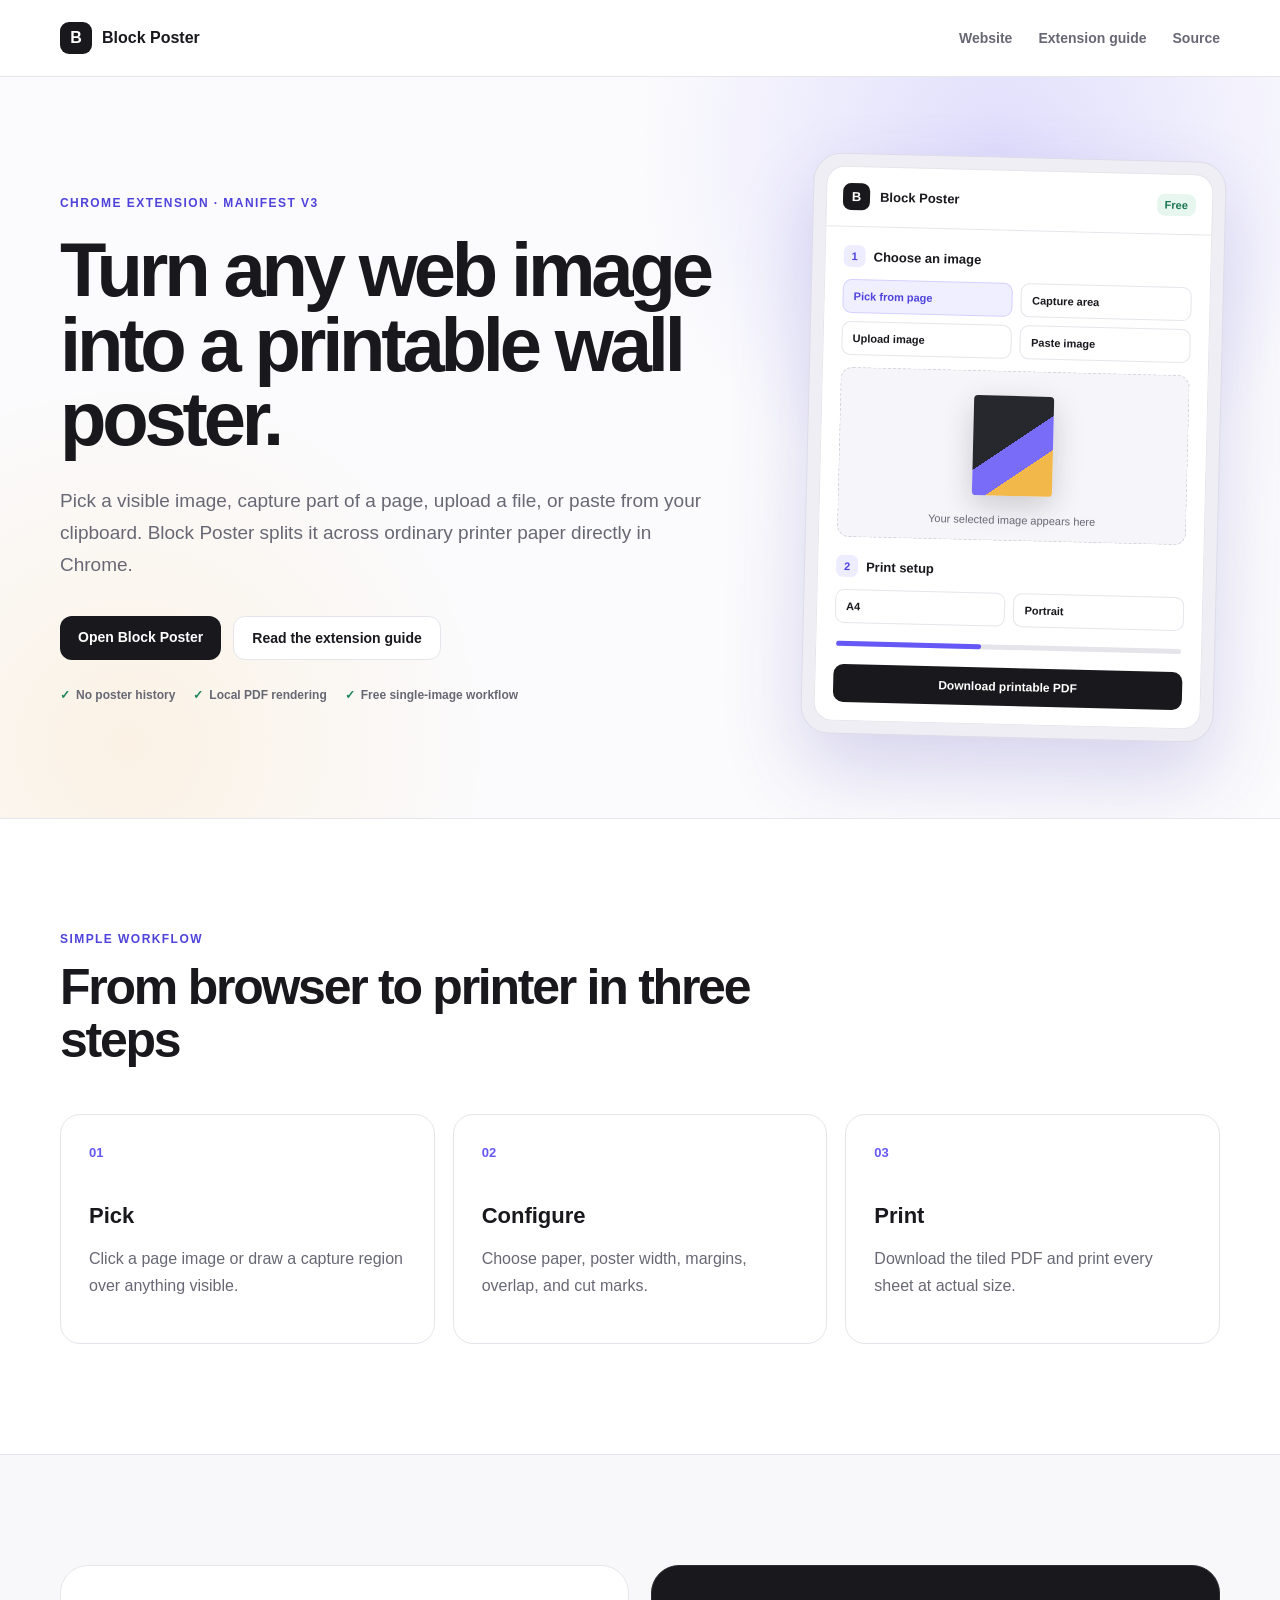
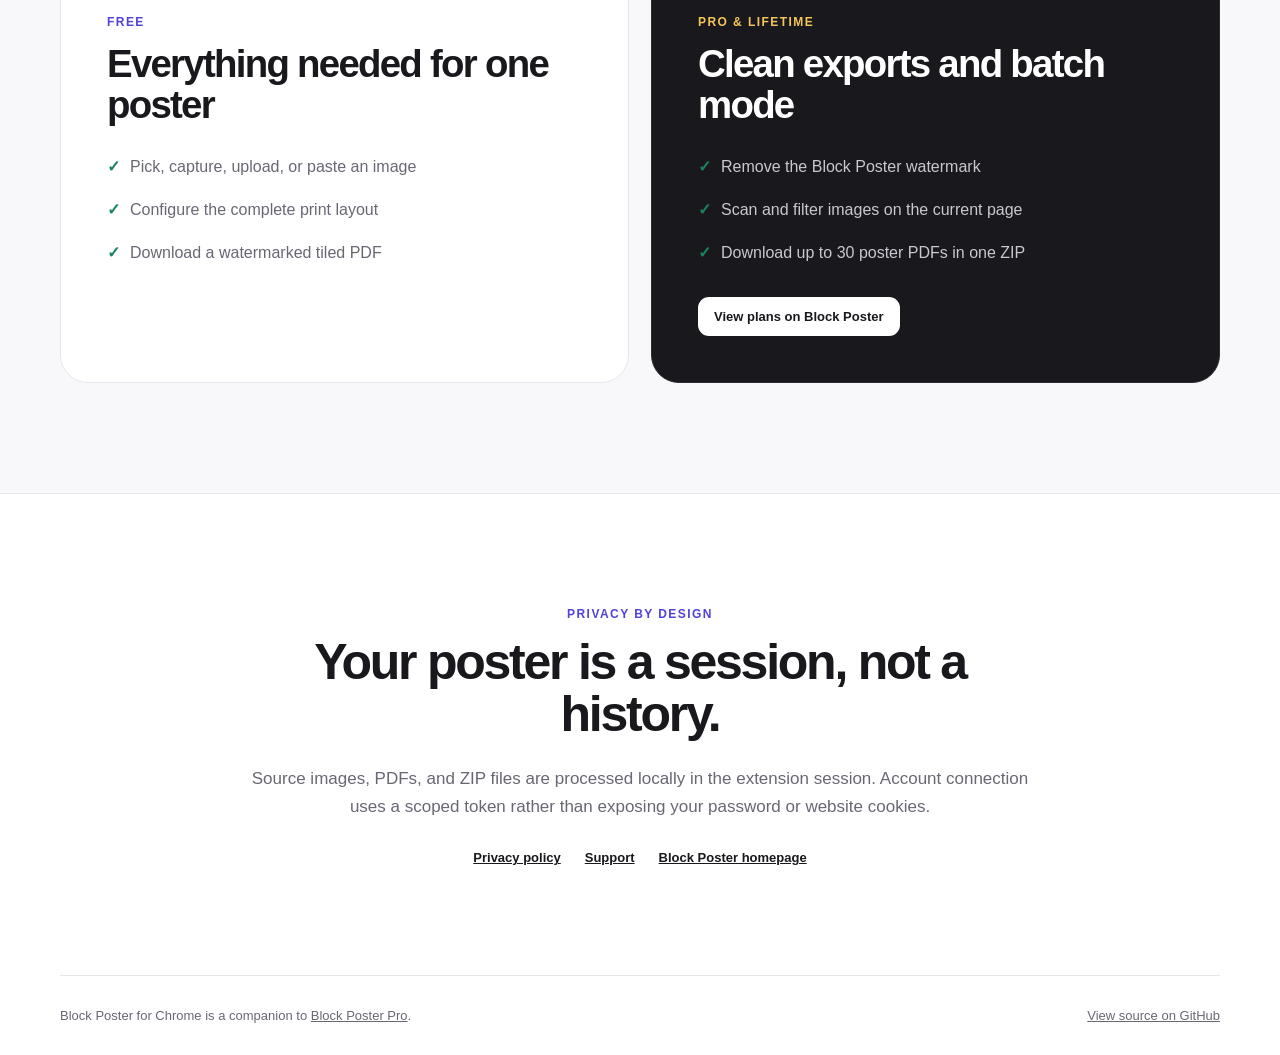
<file: docs/index.html>
<!doctype html>
<html lang="en">
  <head>
    <meta charset="UTF-8" />
    <meta name="viewport" content="width=device-width, initial-scale=1" />
    <title>Block Poster for Chrome</title>
    <meta
      name="description"
      content="Pick an image or capture part of a web page, then turn it into a printable tiled poster PDF with Block Poster for Chrome."
    />
    <meta name="theme-color" content="#17171c" />
    <meta property="og:title" content="Block Poster for Chrome" />
    <meta
      property="og:description"
      content="Turn images from any web page into printable tiled poster PDFs."
    />
    <meta property="og:type" content="website" />
    <meta
      property="og:url"
      content="https://felixliu0806.github.io/block-poster-chrome-extension/"
    />
    <link rel="icon" href="https://blockposter.pro/favicon.svg" />
    <link rel="stylesheet" href="./styles.css" />
  </head>
  <body>
    <header class="site-header">
      <a class="brand" href="https://blockposter.pro/" rel="home">
        <span class="brand-mark">B</span>
        <span>Block Poster</span>
      </a>
      <nav aria-label="Main navigation">
        <a href="https://blockposter.pro/">Website</a>
        <a href="https://blockposter.pro/block-poster-chrome-extension"
          >Extension guide</a
        >
        <a href="https://github.com/felixliu0806/block-poster-chrome-extension"
          >Source</a
        >
      </nav>
    </header>

    <main>
      <section class="hero">
        <div class="hero-copy">
          <span class="eyebrow">Chrome extension · Manifest V3</span>
          <h1>Turn any web image into a printable wall poster.</h1>
          <p>
            Pick a visible image, capture part of a page, upload a file, or
            paste from your clipboard. Block Poster splits it across ordinary
            printer paper directly in Chrome.
          </p>
          <div class="hero-actions">
            <a class="button primary" href="https://blockposter.pro/"
              >Open Block Poster</a
            >
            <a
              class="button secondary"
              href="https://blockposter.pro/block-poster-chrome-extension"
              >Read the extension guide</a
            >
          </div>
          <div class="trust-row">
            <span>No poster history</span>
            <span>Local PDF rendering</span>
            <span>Free single-image workflow</span>
          </div>
        </div>

        <div class="panel-shell" aria-label="Block Poster side panel preview">
          <div class="panel-top">
            <span class="mini-brand"><b>B</b> Block Poster</span>
            <span class="plan">Free</span>
          </div>
          <div class="panel-content">
            <div class="panel-heading"><b>1</b> Choose an image</div>
            <div class="action-grid">
              <span class="active">Pick from page</span>
              <span>Capture area</span>
              <span>Upload image</span>
              <span>Paste image</span>
            </div>
            <div class="preview">
              <div class="poster-shape"></div>
              <p>Your selected image appears here</p>
            </div>
            <div class="panel-heading"><b>2</b> Print setup</div>
            <div class="settings-row"><span>A4</span><span>Portrait</span></div>
            <div class="range"><i></i></div>
            <div class="download">Download printable PDF</div>
          </div>
        </div>
      </section>

      <section class="workflow" aria-labelledby="workflow-title">
        <span class="section-label">Simple workflow</span>
        <h2 id="workflow-title">From browser to printer in three steps</h2>
        <div class="cards">
          <article>
            <span>01</span>
            <h3>Pick</h3>
            <p>Click a page image or draw a capture region over anything visible.</p>
          </article>
          <article>
            <span>02</span>
            <h3>Configure</h3>
            <p>Choose paper, poster width, margins, overlap, and cut marks.</p>
          </article>
          <article>
            <span>03</span>
            <h3>Print</h3>
            <p>Download the tiled PDF and print every sheet at actual size.</p>
          </article>
        </div>
      </section>

      <section class="plans" aria-labelledby="plans-title">
        <div>
          <span class="section-label">Free</span>
          <h2 id="plans-title">Everything needed for one poster</h2>
          <ul>
            <li>Pick, capture, upload, or paste an image</li>
            <li>Configure the complete print layout</li>
            <li>Download a watermarked tiled PDF</li>
          </ul>
        </div>
        <div class="pro-card">
          <span class="section-label gold">Pro & Lifetime</span>
          <h2>Clean exports and batch mode</h2>
          <ul>
            <li>Remove the Block Poster watermark</li>
            <li>Scan and filter images on the current page</li>
            <li>Download up to 30 poster PDFs in one ZIP</li>
          </ul>
          <a href="https://blockposter.pro/pricing">View plans on Block Poster</a>
        </div>
      </section>

      <section class="privacy">
        <span class="section-label">Privacy by design</span>
        <h2>Your poster is a session, not a history.</h2>
        <p>
          Source images, PDFs, and ZIP files are processed locally in the
          extension session. Account connection uses a scoped token rather than
          exposing your password or website cookies.
        </p>
        <div>
          <a href="https://blockposter.pro/privacy-policy">Privacy policy</a>
          <a href="https://blockposter.pro/support">Support</a>
          <a href="https://blockposter.pro/">Block Poster homepage</a>
        </div>
      </section>
    </main>

    <footer>
      <p>
        Block Poster for Chrome is a companion to
        <a href="https://blockposter.pro/">Block Poster Pro</a>.
      </p>
      <a href="https://github.com/felixliu0806/block-poster-chrome-extension"
        >View source on GitHub</a
      >
    </footer>
  </body>
</html>
</file>
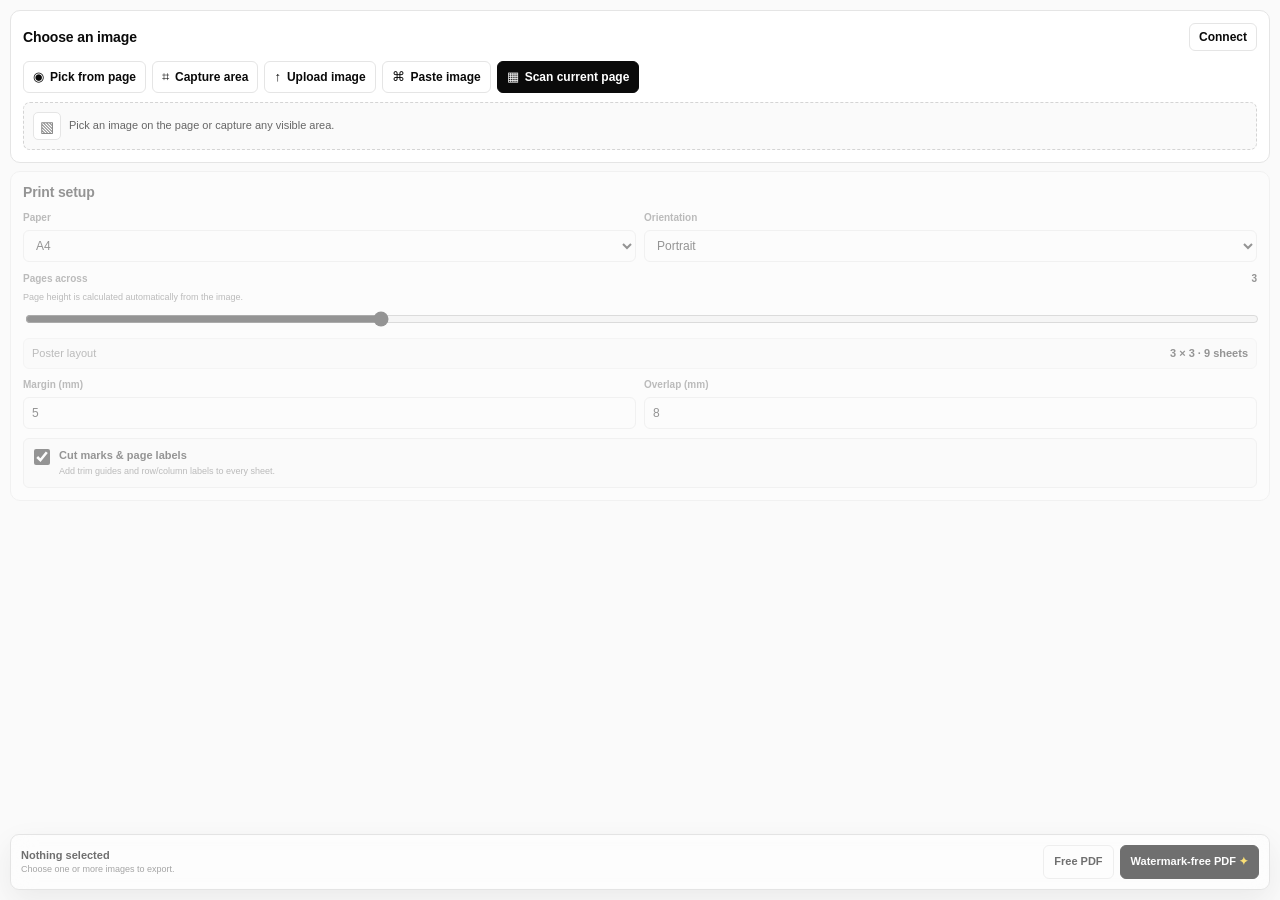
<file: sidepanel.html>
<!doctype html>
<html lang="en">
  <head>
    <meta charset="UTF-8" />
    <meta name="viewport" content="width=device-width, initial-scale=1" />
    <title>Block Poster</title>
    <link rel="stylesheet" href="sidepanel.css" />
  </head>
  <body>
    <main>
      <section id="sourceSection" class="section">
        <div class="section-heading">
          <div class="section-title">
            <h1>Choose an image</h1>
          </div>
          <div class="account-area">
            <button id="accountButton" class="account-button" type="button">
              Connect
            </button>
            <div id="accountMenu" class="account-menu hidden">
              <button id="refreshAccountButton" type="button">
                Refresh membership
              </button>
              <button id="disconnectButton" class="danger" type="button">
                Disconnect account
              </button>
            </div>
          </div>
        </div>
        <div class="action-grid">
          <button
            id="pickImageButton"
            class="source-button"
            type="button"
          >
            <span>◉</span>Pick from page
          </button>
          <button id="captureButton" class="source-button" type="button">
            <span>⌗</span>Capture area
          </button>
          <button id="uploadButton" class="source-button" type="button">
            <span>↑</span>Upload image
          </button>
          <button id="pasteButton" class="source-button" type="button">
            <span>⌘</span>Paste image
          </button>
          <button
            id="scanButton"
            class="source-button scan-source-button primary"
            type="button"
          >
            <span>▦</span>Scan current page
          </button>
        </div>
        <input
          id="fileInput"
          type="file"
          accept="image/png,image/jpeg,image/webp,image/gif"
          hidden
        />

        <div id="emptyState" class="empty-state">
          <div class="empty-icon">▧</div>
          <p>Pick an image on the page or capture any visible area.</p>
        </div>
        <div id="previewCard" class="preview-card hidden">
          <img id="sourcePreview" alt="Selected poster source" />
          <div class="preview-meta">
            <div>
              <strong id="sourceName">Selected image</strong
              ><span id="sourceSize"></span>
            </div>
            <button id="clearButton" type="button" aria-label="Remove image">
              ×
            </button>
          </div>
        </div>
        <div id="scanResults" class="scan-results hidden"></div>
      </section>

      <section id="settingsSection" class="section disabled-section">
        <div class="section-heading">
          <div class="section-title">
            <h2>Print setup</h2>
          </div>
        </div>
        <div class="field-row">
          <label
            >Paper<select id="paperSelect">
              <option value="a4">A4</option>
              <option value="letter">US Letter</option>
              <option value="a3">A3</option>
              <option value="legal">Legal</option>
              <option value="tabloid">Tabloid</option>
              <option value="a2">A2</option>
            </select></label
          >
          <label
            >Orientation<select id="orientationSelect">
              <option value="portrait">Portrait</option>
              <option value="landscape">Landscape</option>
            </select></label
          >
        </div>
        <label class="range-label">
          <span>Pages across <strong id="pagesWideValue">3</strong></span>
          <small>Page height is calculated automatically from the image.</small>
          <input id="pagesWideInput" type="range" min="1" max="8" value="3" />
        </label>
        <div class="summary">
          <span>Poster layout</span
          ><strong id="layoutSummary">3 × 3 · 9 sheets</strong>
        </div>
        <div class="field-row compact">
          <label
            >Margin (mm)<input
              id="marginInput"
              type="number"
              min="0"
              max="30"
              value="5"
          /></label>
          <label
            >Overlap (mm)<input
              id="overlapInput"
              type="number"
              min="0"
              max="30"
              value="8"
          /></label>
        </div>
        <label class="check-row">
          <input id="cutMarksInput" type="checkbox" checked />
          <span>
            <strong>Cut marks &amp; page labels</strong>
            <small>Add trim guides and row/column labels to every sheet.</small>
          </span>
        </label>
      </section>

    </main>

    <footer id="actionBar" class="action-bar disabled-action-bar">
      <div class="action-bar-copy">
        <strong id="actionBarTitle">Nothing selected</strong>
        <span id="actionBarNote">Choose one or more images to export.</span>
      </div>
      <div class="action-bar-buttons">
        <button id="freeExportButton" class="free-action" type="button">
          Free PDF
        </button>
        <button id="cleanExportButton" class="clean-action" type="button">
          Watermark-free PDF <span>✦</span>
        </button>
      </div>
    </footer>

    <div id="paywallDialog" class="paywall-backdrop hidden">
      <section class="paywall-card" role="dialog" aria-modal="true">
        <button
          id="paywallCloseButton"
          class="paywall-close"
          type="button"
          aria-label="Close"
        >
          ×
        </button>
        <span class="paywall-kicker">Block Poster Pro</span>
        <h2 id="paywallTitle">Remove watermarks</h2>
        <p id="paywallCopy"></p>
        <div class="paywall-actions">
          <button id="paywallSecondaryButton" type="button">
            View pricing
          </button>
          <button id="paywallPrimaryButton" type="button">
            Connect account
          </button>
        </div>
      </section>
    </div>

    <div id="toast" class="toast hidden" role="status"></div>
    <script src="sidepanel.js"></script>
  </body>
</html>
</file>
<file: docs/styles.css>
:root {
  --ink: #18181d;
  --muted: #686875;
  --line: #e5e5eb;
  --paper: #ffffff;
  --soft: #f6f5fa;
  --violet: #6658f6;
  --violet-dark: #4f43dc;
  color-scheme: light;
  font-family:
    Inter, ui-sans-serif, -apple-system, BlinkMacSystemFont, "Segoe UI",
    sans-serif;
}

* {
  box-sizing: border-box;
}

html {
  scroll-behavior: smooth;
}

body {
  margin: 0;
  background: var(--paper);
  color: var(--ink);
}

a {
  color: inherit;
}

.site-header {
  display: flex;
  align-items: center;
  justify-content: space-between;
  width: min(1160px, calc(100% - 40px));
  height: 76px;
  margin: auto;
}

.brand,
.mini-brand {
  display: flex;
  align-items: center;
  gap: 10px;
  font-weight: 800;
  text-decoration: none;
}

.brand-mark,
.mini-brand b {
  display: grid;
  place-items: center;
  width: 32px;
  height: 32px;
  border-radius: 9px;
  background: var(--ink);
  color: #fff;
}

nav {
  display: flex;
  gap: 26px;
  color: var(--muted);
  font-size: 14px;
  font-weight: 650;
}

nav a {
  text-decoration: none;
}

nav a:hover,
footer a:hover,
.privacy a:hover {
  color: var(--violet-dark);
}

.hero {
  display: grid;
  grid-template-columns: minmax(0, 1.05fr) minmax(340px, 0.65fr);
  align-items: center;
  gap: 80px;
  min-height: 700px;
  padding: 80px max(20px, calc((100vw - 1160px) / 2));
  overflow: hidden;
  border-block: 1px solid var(--line);
  background:
    radial-gradient(circle at 78% 10%, rgba(102, 88, 246, 0.18), transparent 30%),
    radial-gradient(circle at 10% 90%, rgba(245, 158, 11, 0.1), transparent 28%),
    #fbfbfd;
}

.eyebrow,
.section-label {
  display: inline-block;
  color: var(--violet-dark);
  font-size: 12px;
  font-weight: 850;
  letter-spacing: 0.12em;
  text-transform: uppercase;
}

h1 {
  max-width: 760px;
  margin: 22px 0 0;
  font-size: clamp(44px, 6vw, 76px);
  line-height: 0.98;
  letter-spacing: -0.055em;
}

.hero-copy > p {
  max-width: 670px;
  margin: 28px 0 0;
  color: var(--muted);
  font-size: 19px;
  line-height: 1.7;
}

.hero-actions {
  display: flex;
  flex-wrap: wrap;
  gap: 12px;
  margin-top: 34px;
}

.button {
  padding: 13px 18px;
  border-radius: 12px;
  font-size: 14px;
  font-weight: 800;
  text-decoration: none;
}

.button.primary {
  background: var(--ink);
  color: #fff;
}

.button.secondary {
  border: 1px solid var(--line);
  background: #fff;
}

.trust-row {
  display: flex;
  flex-wrap: wrap;
  gap: 18px;
  margin-top: 28px;
  color: var(--muted);
  font-size: 12px;
  font-weight: 700;
}

.trust-row span::before {
  content: "✓";
  margin-right: 6px;
  color: #18845c;
}

.panel-shell {
  padding: 12px;
  border: 1px solid #dedce9;
  border-radius: 28px;
  background: #eeeef4;
  box-shadow: 0 36px 80px rgba(72, 57, 174, 0.2);
  transform: rotate(1.4deg);
}

.panel-shell > div {
  background: #fff;
}

.panel-top {
  display: flex;
  align-items: center;
  justify-content: space-between;
  padding: 16px;
  border: 1px solid var(--line);
  border-radius: 18px 18px 0 0;
}

.mini-brand {
  font-size: 13px;
}

.mini-brand b {
  width: 27px;
  height: 27px;
  border-radius: 8px;
}

.plan {
  padding: 5px 8px;
  border-radius: 8px;
  background: #e7f7ef;
  color: #197652;
  font-size: 11px;
  font-weight: 800;
}

.panel-content {
  padding: 18px;
  border: 1px solid var(--line);
  border-top: 0;
  border-radius: 0 0 18px 18px;
}

.panel-heading {
  display: flex;
  align-items: center;
  gap: 8px;
  margin-bottom: 12px;
  font-size: 13px;
  font-weight: 800;
}

.panel-heading b {
  display: grid;
  place-items: center;
  width: 22px;
  height: 22px;
  border-radius: 7px;
  background: #eeecff;
  color: var(--violet-dark);
  font-size: 11px;
}

.action-grid,
.settings-row {
  display: grid;
  grid-template-columns: 1fr 1fr;
  gap: 8px;
}

.action-grid span,
.settings-row span {
  padding: 10px;
  border: 1px solid var(--line);
  border-radius: 9px;
  font-size: 11px;
  font-weight: 700;
}

.action-grid span.active {
  border-color: #d4d0ff;
  background: #f0efff;
  color: var(--violet-dark);
}

.preview {
  display: grid;
  place-items: center;
  min-height: 170px;
  margin: 12px 0 18px;
  border: 1px dashed #d4d4dc;
  border-radius: 12px;
  background: var(--soft);
  color: var(--muted);
  font-size: 11px;
  text-align: center;
}

.poster-shape {
  width: 80px;
  height: 100px;
  margin-top: 20px;
  border-radius: 4px;
  background: linear-gradient(145deg, #27272e 0 48%, #786cf9 48% 70%, #f2b94a 70%);
  box-shadow: 0 10px 30px rgba(33, 33, 40, 0.2);
}

.range {
  height: 5px;
  margin: 18px 2px;
  border-radius: 5px;
  background: #e5e4ea;
}

.range i {
  display: block;
  width: 42%;
  height: 100%;
  border-radius: inherit;
  background: var(--violet);
}

.download {
  padding: 12px;
  border-radius: 10px;
  background: var(--ink);
  color: #fff;
  font-size: 12px;
  font-weight: 800;
  text-align: center;
}

.workflow,
.plans,
.privacy {
  width: min(1160px, calc(100% - 40px));
  margin: auto;
  padding: 110px 0;
}

h2 {
  max-width: 720px;
  margin: 14px 0 0;
  font-size: clamp(32px, 4vw, 50px);
  line-height: 1.05;
  letter-spacing: -0.045em;
}

.cards {
  display: grid;
  grid-template-columns: repeat(3, 1fr);
  gap: 18px;
  margin-top: 48px;
}

.cards article {
  padding: 28px;
  border: 1px solid var(--line);
  border-radius: 20px;
}

.cards article > span {
  color: var(--violet);
  font-size: 13px;
  font-weight: 900;
}

.cards h3 {
  margin: 42px 0 8px;
  font-size: 22px;
}

.cards p,
.plans li,
.privacy p {
  color: var(--muted);
  line-height: 1.7;
}

.plans {
  display: grid;
  grid-template-columns: 1fr 1fr;
  gap: 22px;
  width: 100%;
  max-width: none;
  padding-inline: max(20px, calc((100vw - 1160px) / 2));
  border-block: 1px solid var(--line);
  background: #f8f8fb;
}

.plans > div {
  padding: 46px;
  border: 1px solid var(--line);
  border-radius: 28px;
  background: #fff;
}

.plans h2 {
  font-size: clamp(28px, 3vw, 40px);
}

.plans ul {
  display: grid;
  gap: 16px;
  margin: 28px 0 0;
  padding: 0;
  list-style: none;
}

.plans li::before {
  content: "✓";
  margin-right: 10px;
  color: #18845c;
  font-weight: 900;
}

.plans .pro-card {
  border-color: #2c2c34;
  background: var(--ink);
  color: #fff;
}

.gold {
  color: #f5c558;
}

.pro-card li {
  color: #c8c8d0;
}

.pro-card a {
  display: inline-block;
  margin-top: 30px;
  padding: 12px 16px;
  border-radius: 11px;
  background: #fff;
  color: var(--ink);
  font-size: 13px;
  font-weight: 850;
  text-decoration: none;
}

.privacy {
  max-width: 800px;
  text-align: center;
}

.privacy h2 {
  margin-inline: auto;
}

.privacy p {
  margin: 24px 0 0;
  font-size: 17px;
}

.privacy div {
  display: flex;
  justify-content: center;
  gap: 24px;
  margin-top: 28px;
  font-size: 13px;
  font-weight: 750;
}

footer {
  display: flex;
  justify-content: space-between;
  gap: 30px;
  width: min(1160px, calc(100% - 40px));
  margin: auto;
  padding: 32px 0;
  border-top: 1px solid var(--line);
  color: var(--muted);
  font-size: 13px;
}

footer p {
  margin: 0;
}

@media (max-width: 820px) {
  nav a:not(:first-child) {
    display: none;
  }

  .hero {
    grid-template-columns: 1fr;
    gap: 54px;
    padding-block: 70px;
  }

  .panel-shell {
    width: min(430px, 100%);
    margin: auto;
    transform: none;
  }

  .cards,
  .plans {
    grid-template-columns: 1fr;
  }

  .workflow,
  .plans,
  .privacy {
    padding-block: 72px;
  }

  .plans > div {
    padding: 30px;
  }
}

@media (max-width: 520px) {
  h1 {
    font-size: 43px;
  }

  .site-header {
    height: 64px;
  }

  .brand {
    font-size: 14px;
  }

  .hero-actions,
  .button {
    width: 100%;
  }

  .button {
    text-align: center;
  }

  .trust-row {
    flex-direction: column;
    gap: 8px;
  }

  .privacy div,
  footer {
    flex-direction: column;
    align-items: center;
    text-align: center;
  }
}
</file>
<file: sidepanel.css>
:root {
  color-scheme: light;
  --ink: #0a0a0a;
  --muted: #666;
  --line: #e5e5e5;
  --paper: #fff;
  --soft: #fafafa;
  --accent: #0a0a0a;
}

* {
  box-sizing: border-box;
}

body {
  margin: 0;
  background: #fafafa;
  color: var(--ink);
  font:
    13px/1.4 Inter,
    ui-sans-serif,
    -apple-system,
    BlinkMacSystemFont,
    "Segoe UI",
    sans-serif;
}

button,
select,
input {
  font: inherit;
}

main {
  padding: 10px 10px 108px;
}

.section {
  margin-bottom: 8px;
  padding: 12px;
  border: 1px solid var(--line);
  border-radius: 10px;
  background: var(--paper);
}

.section-heading {
  display: flex;
  align-items: center;
  justify-content: space-between;
  gap: 10px;
  margin-bottom: 10px;
}

.section-title {
  display: flex;
  align-items: center;
  gap: 7px;
  min-width: 0;
}

.section-heading h1,
.section-heading h2 {
  margin: 0;
  font-size: 14px;
  font-weight: 650;
  line-height: 1.2;
  letter-spacing: -0.01em;
}

.account-area {
  position: relative;
  flex: none;
}

.account-button {
  height: 28px;
  padding: 0 9px;
  border: 1px solid var(--line);
  border-radius: 6px;
  background: #fff;
  color: var(--ink);
  font-size: 12px;
  font-weight: 600;
  cursor: pointer;
}

.account-button:hover,
.source-button:hover,
.scan-actions button:hover {
  border-color: #a3a3a3;
  background: #f5f5f5;
}

.account-menu {
  position: absolute;
  z-index: 10;
  top: calc(100% + 6px);
  right: 0;
  width: 172px;
  padding: 4px;
  border: 1px solid var(--line);
  border-radius: 7px;
  background: #fff;
  box-shadow: 0 12px 28px rgba(0, 0, 0, 0.12);
}

.account-menu button {
  width: 100%;
  padding: 7px 8px;
  border: 0;
  border-radius: 5px;
  background: transparent;
  color: var(--ink);
  font-size: 12px;
  font-weight: 500;
  text-align: left;
  cursor: pointer;
}

.account-menu button:hover {
  background: #f5f5f5;
}

.account-menu button.danger {
  color: #b42318;
}

.action-grid {
  display: flex;
  flex-wrap: wrap;
  gap: 6px;
}

.source-button {
  display: inline-flex;
  align-items: center;
  gap: 6px;
  min-height: 32px;
  padding: 6px 9px;
  border: 1px solid var(--line);
  border-radius: 6px;
  background: #fff;
  color: var(--ink);
  font-size: 12px;
  font-weight: 550;
  cursor: pointer;
  white-space: nowrap;
}

.source-button.primary {
  border-color: var(--ink);
  background: var(--ink);
  color: #fff;
}

.source-button.primary:hover {
  background: #262626;
}

.source-button > span:first-child {
  font-size: 13px;
}

.empty-state {
  display: flex;
  align-items: center;
  gap: 8px;
  margin-top: 9px;
  padding: 9px;
  border: 1px dashed #d4d4d4;
  border-radius: 7px;
  background: var(--soft);
  color: var(--muted);
}

.empty-state p {
  margin: 0;
  font-size: 11px;
}

.empty-icon {
  display: grid;
  place-items: center;
  width: 28px;
  height: 28px;
  border: 1px solid var(--line);
  border-radius: 5px;
  background: #fff;
  color: #737373;
  font-size: 15px;
}

.preview-card {
  margin-top: 9px;
  overflow: hidden;
  border: 1px solid var(--line);
  border-radius: 7px;
  background: var(--soft);
}

.preview-card img {
  display: block;
  width: 100%;
  max-height: 190px;
  object-fit: contain;
  background: repeating-conic-gradient(#eee 0 25%, #fff 0 50%) 50%/14px 14px;
}

.preview-meta {
  display: flex;
  align-items: center;
  justify-content: space-between;
  padding: 7px 9px;
  border-top: 1px solid var(--line);
  background: #fff;
}

.preview-meta > div {
  display: flex;
  min-width: 0;
  flex-direction: column;
}

.preview-meta strong {
  overflow: hidden;
  font-size: 11px;
  text-overflow: ellipsis;
  white-space: nowrap;
}

.preview-meta span {
  color: var(--muted);
  font-size: 10px;
}

.preview-meta button {
  border: 0;
  background: transparent;
  color: #737373;
  font-size: 18px;
  cursor: pointer;
}

.field-row {
  display: grid;
  grid-template-columns: 1fr 1fr;
  gap: 8px;
}

.field-row.compact {
  margin-top: 9px;
}

label {
  display: flex;
  flex-direction: column;
  gap: 5px;
  color: var(--muted);
  font-size: 10px;
  font-weight: 550;
}

select,
input[type="number"] {
  width: 100%;
  height: 32px;
  padding: 0 8px;
  border: 1px solid var(--line);
  border-radius: 6px;
  background: #fff;
  color: var(--ink);
  font-size: 12px;
  font-weight: 500;
}

select:focus,
input:focus {
  outline: 2px solid #d4d4d4;
  outline-offset: 1px;
}

.range-label {
  margin-top: 10px;
}

.range-label > span {
  display: flex;
  justify-content: space-between;
}

.range-label small {
  color: var(--muted);
  font-size: 9px;
  font-weight: 450;
}

.range-label strong {
  color: var(--ink);
}

input[type="range"] {
  width: 100%;
  accent-color: var(--accent);
}

.summary {
  display: flex;
  justify-content: space-between;
  gap: 10px;
  margin-top: 9px;
  padding: 7px 8px;
  border: 1px solid #ededed;
  border-radius: 6px;
  background: var(--soft);
  color: var(--muted);
  font-size: 11px;
}

.summary strong {
  color: var(--ink);
  text-align: right;
}

.check-row {
  flex-direction: row;
  align-items: flex-start;
  gap: 9px;
  margin-top: 9px;
  padding: 9px 10px;
  border: 1px solid var(--line);
  border-radius: 6px;
  background: #fafafa;
  color: var(--ink);
  cursor: pointer;
}

.check-row input {
  width: 16px;
  height: 16px;
  flex: none;
  margin: 1px 0 0;
}

.check-row > span {
  display: flex;
  flex-direction: column;
  gap: 2px;
}

.check-row strong {
  font-size: 11px;
  font-weight: 650;
}

.check-row small {
  color: var(--muted);
  font-size: 9px;
  font-weight: 450;
}

.check-row input,
.scan-item input {
  accent-color: var(--accent);
}

.section-copy {
  margin: -2px 0 9px;
  color: var(--muted);
  font-size: 11px;
}

.disabled-section {
  opacity: 0.42;
  pointer-events: none;
}

.scan-results {
  display: grid;
  grid-template-columns: repeat(4, minmax(0, 1fr));
  gap: 6px;
  margin-top: 9px;
}

.scan-item {
  position: relative;
  overflow: hidden;
  aspect-ratio: 1;
  border: 1px solid var(--line);
  border-radius: 6px;
  background: var(--soft);
  cursor: pointer;
}

.scan-item.selected {
  border-color: var(--ink);
  box-shadow: inset 0 0 0 1px var(--ink);
}

.scan-item img {
  width: 100%;
  height: 100%;
  object-fit: cover;
}

.scan-item input {
  position: absolute;
  top: 5px;
  left: 5px;
}

.scan-batch-help {
  grid-column: 1/-1;
  margin: 1px 0 0;
  color: var(--muted);
  font-size: 10px;
}

.scan-actions {
  grid-column: 1/-1;
  display: flex;
  flex-wrap: wrap;
  justify-content: flex-end;
  gap: 6px;
}

.scan-actions button {
  min-height: 30px;
  padding: 5px 9px;
  border: 1px solid var(--line);
  border-radius: 6px;
  background: #fff;
  color: var(--ink);
  font-size: 11px;
  font-weight: 550;
  cursor: pointer;
}

.scan-actions button:last-child {
  border-color: var(--line);
  background: #fff;
  color: var(--ink);
}

.action-bar {
  position: fixed;
  z-index: 15;
  right: 10px;
  bottom: 10px;
  left: 10px;
  display: flex;
  align-items: center;
  justify-content: space-between;
  gap: 12px;
  padding: 10px;
  border: 1px solid #d4d4d4;
  border-radius: 9px;
  background: rgba(255, 255, 255, 0.97);
  box-shadow: 0 10px 30px rgba(0, 0, 0, 0.12);
  backdrop-filter: blur(12px);
}

.disabled-action-bar {
  opacity: 0.58;
}

.action-bar-copy {
  display: flex;
  min-width: 0;
  flex-direction: column;
}

.action-bar-copy strong {
  font-size: 11px;
  font-weight: 650;
}

.action-bar-copy span {
  overflow: hidden;
  color: var(--muted);
  font-size: 9px;
  text-overflow: ellipsis;
  white-space: nowrap;
}

.action-bar-buttons {
  display: flex;
  flex: none;
  gap: 6px;
}

.free-action,
.clean-action {
  min-height: 34px;
  padding: 6px 10px;
  border-radius: 6px;
  font-size: 11px;
  font-weight: 600;
  cursor: pointer;
  white-space: nowrap;
}

.free-action {
  border: 1px solid var(--line);
  background: #fff;
  color: var(--ink);
}

.clean-action {
  border: 1px solid var(--ink);
  background: var(--ink);
  color: #fff;
}

.free-action:hover {
  border-color: #a3a3a3;
  background: #f5f5f5;
}

.clean-action:hover {
  background: #262626;
}

.clean-action span {
  color: #facc15;
}

.paywall-backdrop {
  position: fixed;
  z-index: 30;
  inset: 0;
  display: grid;
  place-items: end center;
  padding: 12px;
  background: rgba(0, 0, 0, 0.28);
}

.paywall-card {
  position: relative;
  width: 100%;
  padding: 16px;
  border: 1px solid #262626;
  border-radius: 10px;
  background: #fff;
  box-shadow: 0 20px 50px rgba(0, 0, 0, 0.22);
}

.paywall-close {
  position: absolute;
  top: 8px;
  right: 8px;
  width: 28px;
  height: 28px;
  border: 0;
  background: transparent;
  color: var(--muted);
  font-size: 20px;
  cursor: pointer;
}

.paywall-kicker {
  color: var(--muted);
  font-size: 9px;
  font-weight: 650;
  letter-spacing: 0.08em;
  text-transform: uppercase;
}

.paywall-card h2 {
  margin: 5px 28px 4px 0;
  font-size: 17px;
  letter-spacing: -0.02em;
}

.paywall-card p {
  margin: 0;
  color: var(--muted);
  font-size: 11px;
}

.paywall-actions {
  display: flex;
  justify-content: flex-end;
  gap: 6px;
  margin-top: 14px;
}

.paywall-actions button {
  min-height: 32px;
  padding: 6px 10px;
  border: 1px solid var(--line);
  border-radius: 6px;
  background: #fff;
  color: var(--ink);
  font-size: 11px;
  font-weight: 600;
  cursor: pointer;
}

.paywall-actions button:last-child {
  border-color: var(--ink);
  background: var(--ink);
  color: #fff;
}

.hidden {
  display: none !important;
}

.toast {
  position: fixed;
  z-index: 20;
  right: 10px;
  bottom: 94px;
  left: 10px;
  padding: 9px 10px;
  border: 1px solid #262626;
  border-radius: 7px;
  background: #171717;
  color: #fff;
  box-shadow: 0 8px 24px rgba(0, 0, 0, 0.18);
  font-size: 11px;
}

.toast.error {
  border-color: #7f1d1d;
  background: #991b1b;
}

button:disabled {
  cursor: not-allowed;
  opacity: 0.45;
}

@media (max-width: 390px) {
  main {
    padding-bottom: 156px;
  }

  .scan-results {
    grid-template-columns: repeat(3, minmax(0, 1fr));
  }

  .field-row {
    grid-template-columns: 1fr;
  }

  .action-bar {
    align-items: stretch;
    flex-direction: column;
    gap: 7px;
  }

  .action-bar-buttons button {
    flex: 1;
  }
}
</file>
